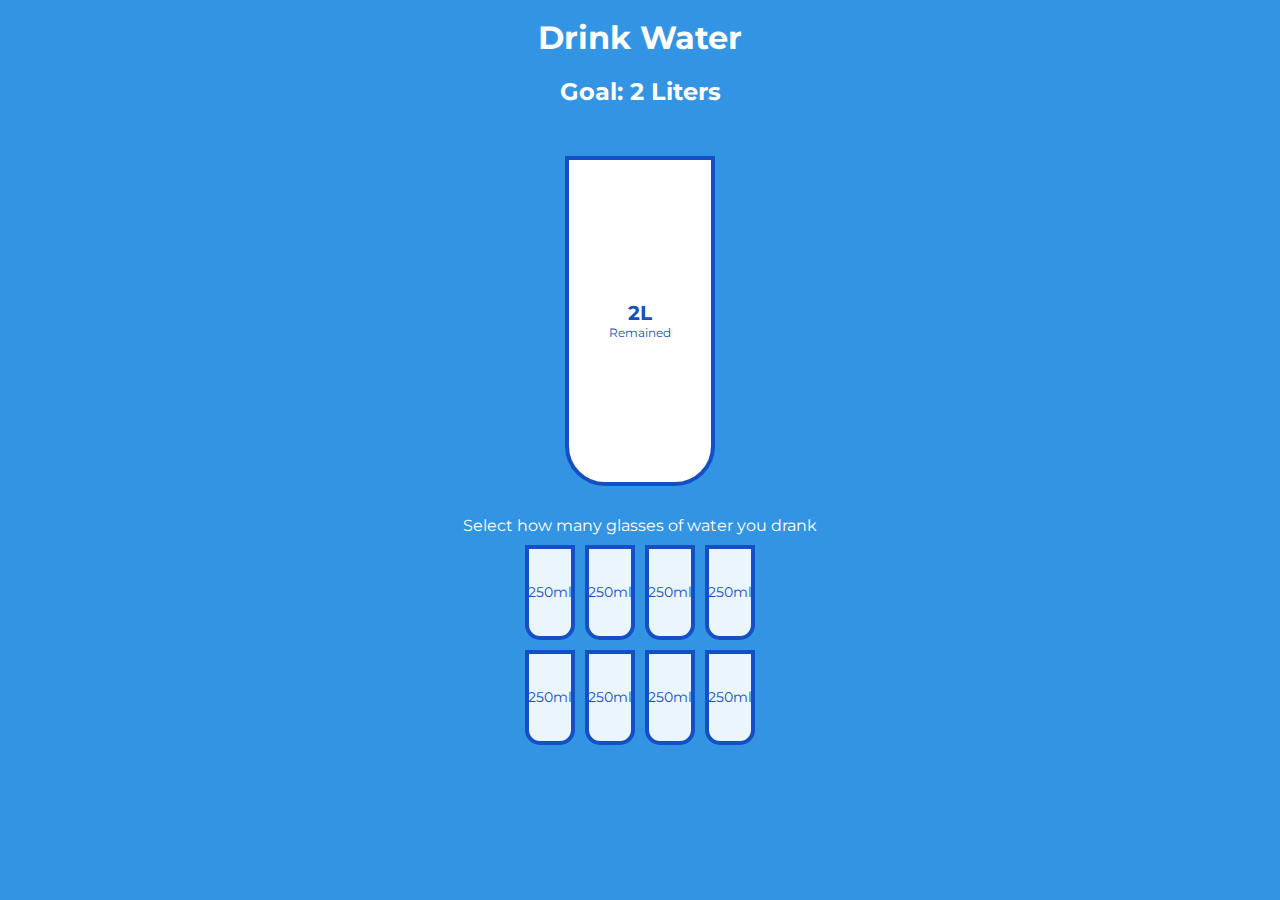
<file: drinking_water/index.html>
<!DOCTYPE html>
<html lang="en">
  <head>
    <meta charset="UTF-8" />
    <meta http-equiv="X-UA-Compatible" content="IE=edge" />
    <meta name="viewport" content="width=device-width, initial-scale=1.0" />
    <title>Drink Water</title>
    <!-- <link rel="stylesheet" href="https://cdnjs.cloudflare.com/ajax/libs/font-awesome/6.2.1/css/all.min.css" integrity="sha512-MV7K8+y+gLIBoVD59lQIYicR65iaqukzvf/nwasF0nqhPay5w/9lJmVM2hMDcnK1OnMGCdVK+iQrJ7lzPJQd1w==" crossorigin="anonymous" referrerpolicy="no-referrer" /> -->
    <link rel="stylesheet" href="style.css" />
  </head>

  <body>
    <h1>Drink Water</h1>
    <h2>Goal: 2 Liters</h2>

    <div class="cup">
      <div class="remained" id="remained">
        <span id="liters"></span>
        <small>Remained</small>
      </div>
      <div class="percentage" id="percentage"></div>
    </div>

    <p class="text">Select how many glasses of water you drank</p>

    <div class="cups">
      <div class="cup cup-small">250ml</div>
      <div class="cup cup-small">250ml</div>
      <div class="cup cup-small">250ml</div>
      <div class="cup cup-small">250ml</div>
      <div class="cup cup-small">250ml</div>
      <div class="cup cup-small">250ml</div>
      <div class="cup cup-small">250ml</div>
      <div class="cup cup-small">250ml</div>
    </div>

    <script src="script.js"></script>
  </body>
</html>
</file>
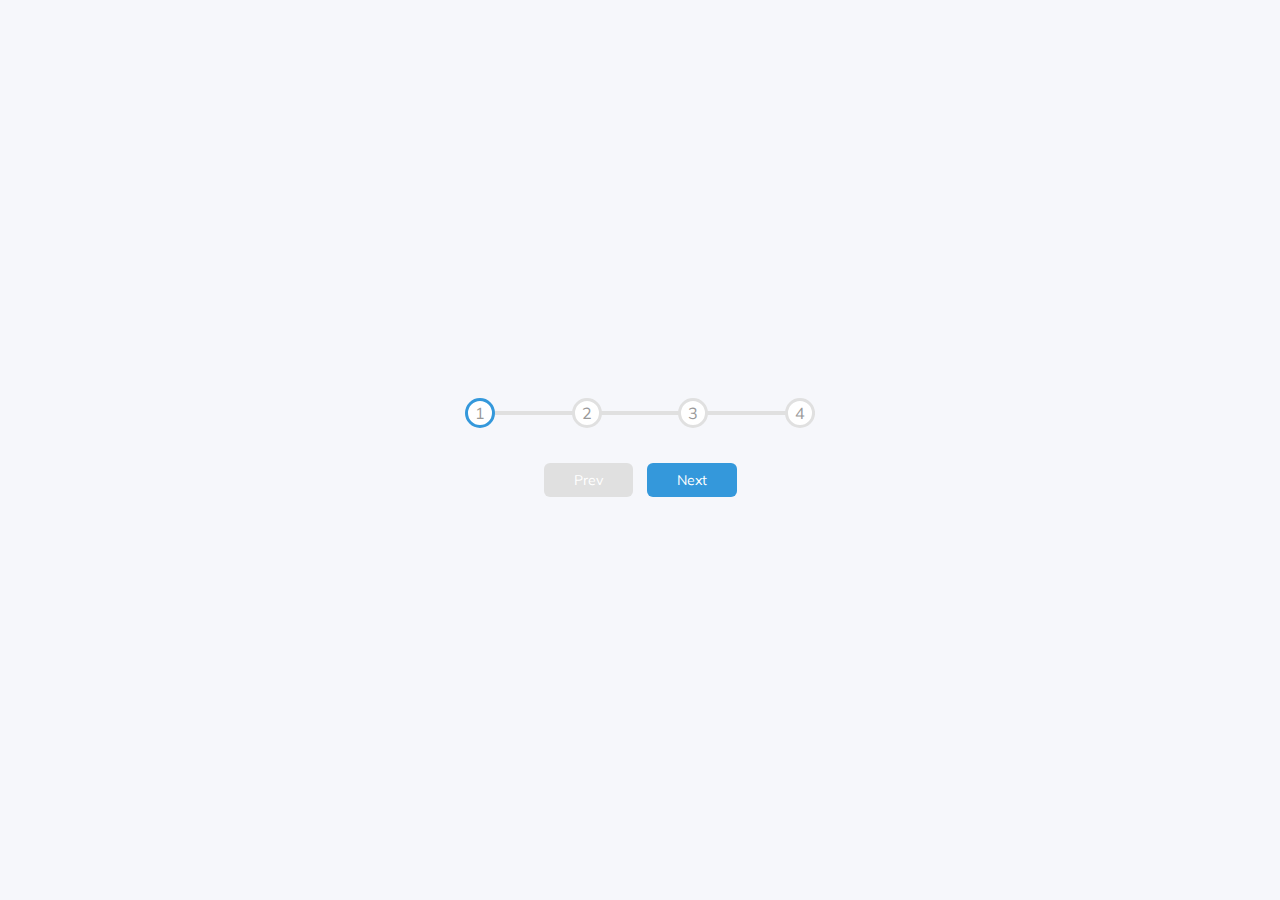
<file: progress-steps/index.html>
<!DOCTYPE html>
<html lang="en">

<head>
    <meta charset="UTF-8">
    <meta http-equiv="X-UA-Compatible" content="IE=edge">
    <meta name="viewport" content="width=device-width, initial-scale=1.0">
    <title>Progress Steps</title>
    <link rel="stylesheet" href="style.css">
</head>

<body>
    <div class="container">
        <div class="progress-container">
            <div class="progress" id="progress"></div>
            <div class="circle active">1</div>
            <div class="circle">2</div>
            <div class="circle">3</div>
            <div class="circle">4</div>
        </div>

        <button class="btn" id="prev" disabled>Prev</button>
        <button class="btn" id="next">Next</button>
    </div>

    <script src="script.js"></script>
</body>

</html>
</file>
<file: drinking_water/style.css>
@import url('https://fonts.googleapis.com/css2?family=Montserrat:400,600&display=swap');

:root {
  --border-color: #144fc6;
  --fill-color: #6ab3f8;
}

* {
  box-sizing: border-box;
}

body {
  background-color: #3494e4;
  color: #fff;
  font-family: 'Montserrat', sans-serif;
  display: flex;
  flex-direction: column;
  align-items: center;
  margin-bottom: 40;
}

h1 {
  margin: 10px 0 0;
}

h3 {
  font-weight: 400;
  margin: 10px 0;
}

.cup {
  background-color: #fff;
  border: 4px solid var(--border-color);
  color: var(--border-color);
  border-radius: 0 0 40px 40px;
  height: 330px;
  width: 150px;
  margin: 30px 0;
  display: flex;
  flex-direction: column;
  overflow: hidden;
}

.cup.cup-small {
  width: 50px;
  height: 95px;
  border-radius: 0 0 15px 15px;
  background-color: rgba(255, 255, 255, 0.9);
  cursor: pointer;
  font-size: 14px;
  align-items: center;
  justify-content: center;
  text-align: center;
  margin: 5px;
  transition: 0.3 ease;
}

.cup.cup-small.full {
  background-color: var(--fill-color);
  color: #fff;
}

.cups {
  display: flex;
  flex-wrap: wrap;
  align-items: center;
  justify-content: center;
  width: 280px;
}

.remained {
  display: flex;
  flex-direction: column;
  align-items: center;
  justify-content: center;
  text-align: center;
  flex: 1;
  transition: 0.3s ease;
}

.remained span {
  font-size: 20px;
  font-weight: bold;
}

.remained small {
  font-size: 12px;
}

.percentage {
  background-color: var(--fill-color);
  display: flex;
  align-items: center;
  justify-content: center;
  font-size: 30px;
  font-weight: bold;
  height: 0;
  transition: 0.3s ease;
}

.text {
  text-align: center;
  margin: 0 0 5px;
}
</file>
<file: progress-steps/style.css>
@import url('https://fonts.googleapis.com/css2?family=Muli&display=swap');

:root {
  --line-border-fill: #3498db;
  --line-border-empty: #e0e0e0;
}

* {
  box-sizing: border-box;
}

body {
  background-color: #f6f7fb;
  font-family: 'Muli', sans-serif;
  display: flex;
  align-items: center;
  justify-content: center;
  height: 100vh;
  overflow: hidden;
  margin: 0;
}

.container {
  text-align:center;
}

.progress-container {
  display: flex;
  justify-content: space-between;
  position: relative;
  margin-bottom: 30px;
  max-width: 100%;
  width: 350px;
}

.progress-container::before {
  content: "";
  background-color: var(--line-border-empty);
  position: absolute;
  top: 50%;
  left: 0;
  transform: translateY(-50%);
  height: 4px;
  width: 100%;
  z-index: -1;

}
.progress {
  background-color: var(--line-border-fill);
  position: absolute;
  top: 50%;
  left: 0;
  transform: translateY(-50%);
  height: 4px;
  width: 0%;
  z-index: -1;
  transition: .4s ease;
}

.circle {
  background-color: #fff;
  color: #999;
  border-radius: 50%;
  height: 30px;
  width: 30px;
  display: flex;
  align-items: center;
  justify-content: center;
  border: 3px solid var(--line-border-empty);
  transition: .4s ease;
}

.circle.active {
  border-color: var(--line-border-fill);
}

.btn {
  background-color: var(--line-border-fill);
  color: #fff;
  border: 0;
  border-radius: 6px;
  cursor: pointer;
  font-family: inherit;
  padding: 8px 30px;
  margin: 5px;
  font-size: 14px;
}

.btn:active {
  transform: scale(0.98);
}

.btn:focus {
  outline: 0;
}

.btn:disabled {
  background-color: var(--line-border-empty);
  cursor: not-allowed;
}
</file>
